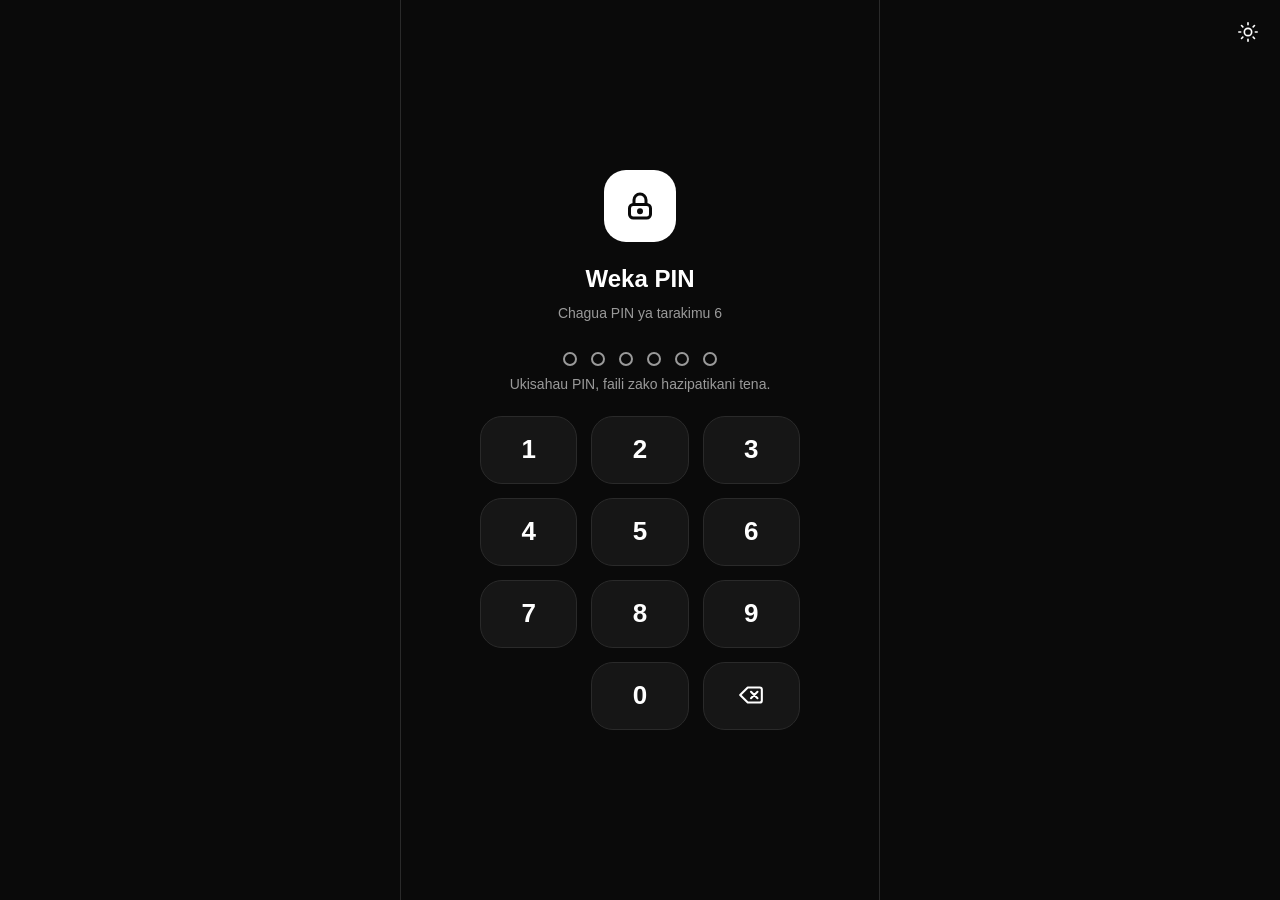
<file: index.html>
<!DOCTYPE html>
<html lang="sw" data-theme="dark">
<head>
  <meta charset="UTF-8">
  <meta name="viewport" content="width=device-width, initial-scale=1, viewport-fit=cover, user-scalable=no">
  <meta name="mobile-web-app-capable" content="yes">
  <meta name="apple-mobile-web-app-capable" content="yes">
  <meta name="apple-mobile-web-app-status-bar-style" content="black-translucent">
  <title>Pro Private</title>
  <link rel="manifest" href="manifest.json">
  <link rel="apple-touch-icon" href="icons/icon-192.png">
  <link rel="stylesheet" href="css/theme-dark.css">
  <link rel="stylesheet" href="css/theme-light.css">
  <link rel="stylesheet" href="css/base.css">
  <script src="js/theme.js"></script>
</head>
<body>

  <main class="screen-center">
    <div class="splash-logo" aria-hidden="true">
      <svg viewBox="0 0 24 24" fill="none" stroke="currentColor" stroke-width="2" stroke-linecap="round" stroke-linejoin="round">
        <rect x="5" y="11" width="14" height="9" rx="2.5"></rect>
        <path d="M8 11V8a4 4 0 0 1 8 0v3"></path>
        <circle cx="12" cy="15.5" r="1"></circle>
      </svg>
    </div>
    <h1 class="app-title">Pro Private</h1>
    <p class="muted mt-8">Inafungua...</p>
    <a class="muted mt-24" href="pin.html">Haifunguki? Bonyeza hapa</a>
  </main>

  <style>
    .splash-logo {
      width: 84px;
      height: 84px;
      margin-bottom: 18px;
      border-radius: 26px;
      background: var(--accent);
      color: var(--accent-text);
      display: flex;
      align-items: center;
      justify-content: center;
      animation: splash-pop 0.5s ease both;
    }
    .splash-logo svg { width: 42px; height: 42px; }
    @keyframes splash-pop {
      from { opacity: 0; transform: scale(0.8); }
      to   { opacity: 1; transform: scale(1); }
    }
  </style>

  <script src="js/crypto.js"></script>
  <script>
    /* Mwelekeo: ana session -> vault, hana -> pin */
    (function () {
      function go(u) { setTimeout(function () { location.replace(u); }, 450); }
      if (!window.crypto || !window.crypto.subtle) { go('pin.html'); return; }
      PPCrypto.getSessionKey().then(
        function (k) { go(k ? 'vault.html' : 'pin.html'); },
        function () { go('pin.html'); }
      );
    })();
  </script>
  <script src="js/app.js"></script>
</body>
</html>
</file>
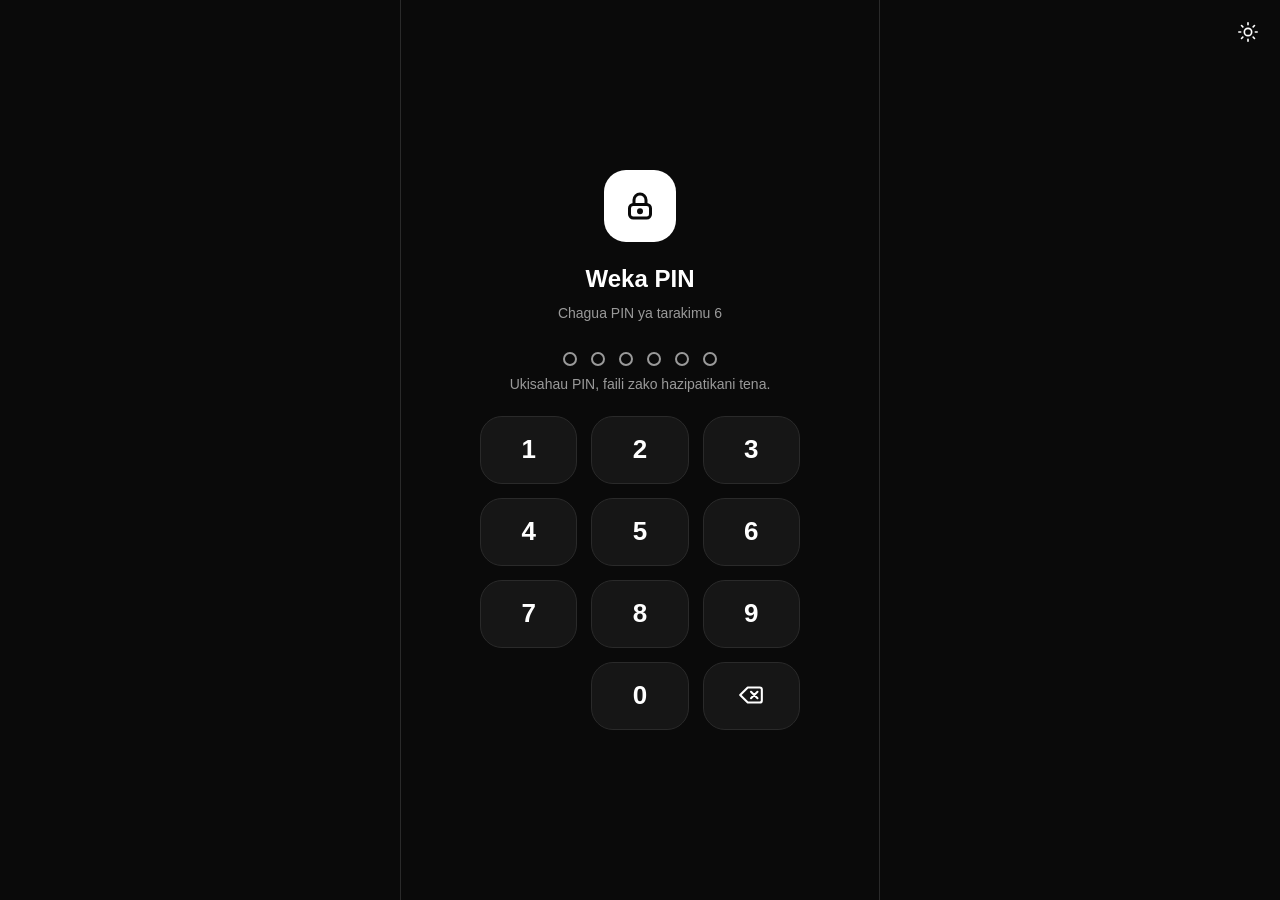
<file: pin.html>
<!DOCTYPE html>
<html lang="sw" data-theme="dark">
<head>
  <meta charset="UTF-8">
  <meta name="viewport" content="width=device-width, initial-scale=1, viewport-fit=cover, user-scalable=no">
  <meta name="mobile-web-app-capable" content="yes">
  <meta name="apple-mobile-web-app-capable" content="yes">
  <meta name="apple-mobile-web-app-status-bar-style" content="black-translucent">
  <title>Pro Private</title>
  <link rel="manifest" href="manifest.json">
  <link rel="apple-touch-icon" href="icons/icon-192.png">
  <link rel="stylesheet" href="css/theme-dark.css">
  <link rel="stylesheet" href="css/theme-light.css">
  <link rel="stylesheet" href="css/base.css">
  <link rel="stylesheet" href="css/pin.css">
  <script src="js/theme.js"></script>
</head>
<body>

  <button class="icon-btn pin-theme" data-theme-toggle aria-label="Badili theme">☀️</button>

  <main class="screen-center">

    <div class="pin-logo" aria-hidden="true">
      <svg viewBox="0 0 24 24" fill="none" stroke="currentColor" stroke-width="2" stroke-linecap="round" stroke-linejoin="round">
        <rect x="5" y="11" width="14" height="9" rx="2.5"></rect>
        <path d="M8 11V8a4 4 0 0 1 8 0v3"></path>
        <circle cx="12" cy="15.5" r="1"></circle>
      </svg>
    </div>

    <h1 class="pin-title" id="pinTitle">Pro Private</h1>
    <p class="pin-sub" id="pinSub">Inapakia...</p>

    <div class="pin-dots" id="pinDots" aria-live="polite"></div>
    <p class="pin-msg" id="pinMsg"></p>

    <div class="pin-pad" id="pinPad">
      <button class="pin-key" data-key="1">1</button>
      <button class="pin-key" data-key="2">2</button>
      <button class="pin-key" data-key="3">3</button>
      <button class="pin-key" data-key="4">4</button>
      <button class="pin-key" data-key="5">5</button>
      <button class="pin-key" data-key="6">6</button>
      <button class="pin-key" data-key="7">7</button>
      <button class="pin-key" data-key="8">8</button>
      <button class="pin-key" data-key="9">9</button>
      <span class="pin-key ghost"></span>
      <button class="pin-key" data-key="0">0</button>
      <button class="pin-key" data-key="del" aria-label="Futa tarakimu">⌫</button>
    </div>

  </main>

  <script src="js/crypto.js"></script>
  <script src="js/pin.js"></script>
  <script src="js/app.js"></script>
</body>
</html>
</file>
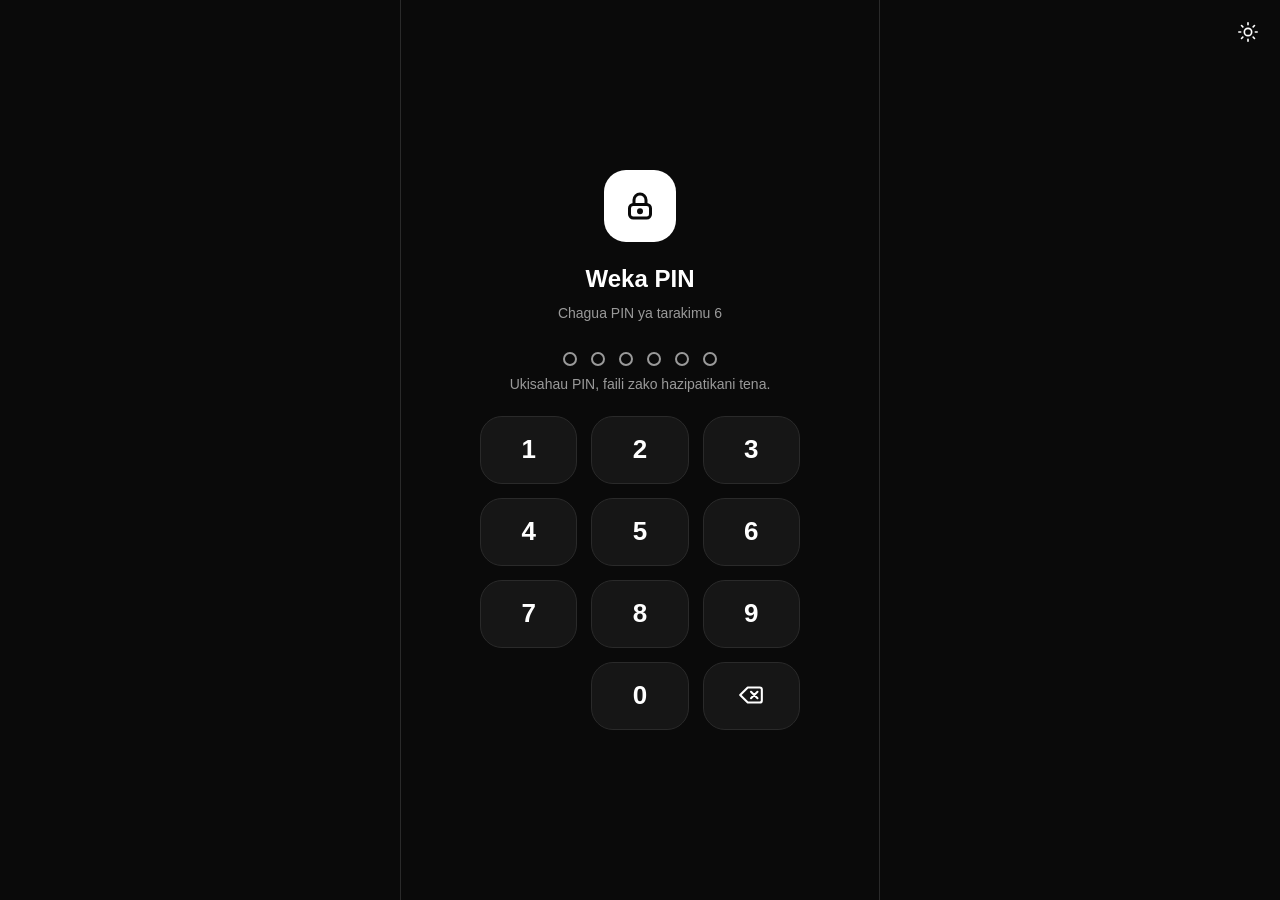
<file: player.html>
<!DOCTYPE html>
<html lang="sw" data-theme="dark">
<head>
  <meta charset="UTF-8">
  <meta name="viewport" content="width=device-width, initial-scale=1, viewport-fit=cover, user-scalable=no">
  <meta name="mobile-web-app-capable" content="yes">
  <meta name="apple-mobile-web-app-capable" content="yes">
  <meta name="apple-mobile-web-app-status-bar-style" content="black-translucent">
  <title>Pro Private</title>
  <link rel="manifest" href="manifest.json">
  <link rel="stylesheet" href="css/theme-dark.css">
  <link rel="stylesheet" href="css/theme-light.css">
  <link rel="stylesheet" href="css/base.css">
  <link rel="stylesheet" href="css/player.css">
  <script src="js/theme.js"></script>
</head>
<body class="player-page">

  <header class="app-header">
    <button class="icon-btn" id="backBtn" aria-label="Rudi">←</button>
    <h1 class="app-title">Muziki</h1>
    <div class="header-actions">
      <button class="icon-btn" data-theme-toggle aria-label="Badili theme">☀️</button>
      <button class="icon-btn" id="saveBtn" aria-label="Rudisha kwenye simu">⬇️</button>
    </div>
  </header>

  <main class="player-main">
    <div class="player-cover" aria-hidden="true">🎵</div>

    <h2 class="player-title" id="trackTitle">Inapakia...</h2>
    <p class="muted" id="trackCount"></p>

    <div class="seek">
      <input type="range" id="seek" min="0" max="1000" value="0" step="1" aria-label="Mahali pa wimbo">
      <div class="times"><span id="tCur">0:00</span><span id="tDur">0:00</span></div>
    </div>

    <div class="controls">
      <button class="ctrl" id="shuffleBtn" aria-label="Changanya">🔀</button>
      <button class="ctrl" id="prevBtn" aria-label="Iliyotangulia">⏮</button>
      <button class="ctrl big" id="playBtn" aria-label="Cheza">▶</button>
      <button class="ctrl" id="nextBtn" aria-label="Inayofuata">⏭</button>
      <button class="ctrl" id="repeatBtn" aria-label="Rudia">🔁</button>
    </div>
  </main>

  <audio id="audio" preload="auto"></audio>
  <div class="toast" id="toast"></div>

  <script src="js/crypto.js"></script>
  <script src="js/db.js"></script>
  <script src="js/media.js"></script>
  <script src="js/player.js"></script>
  <script src="js/app.js"></script>
</body>
</html>
</file>
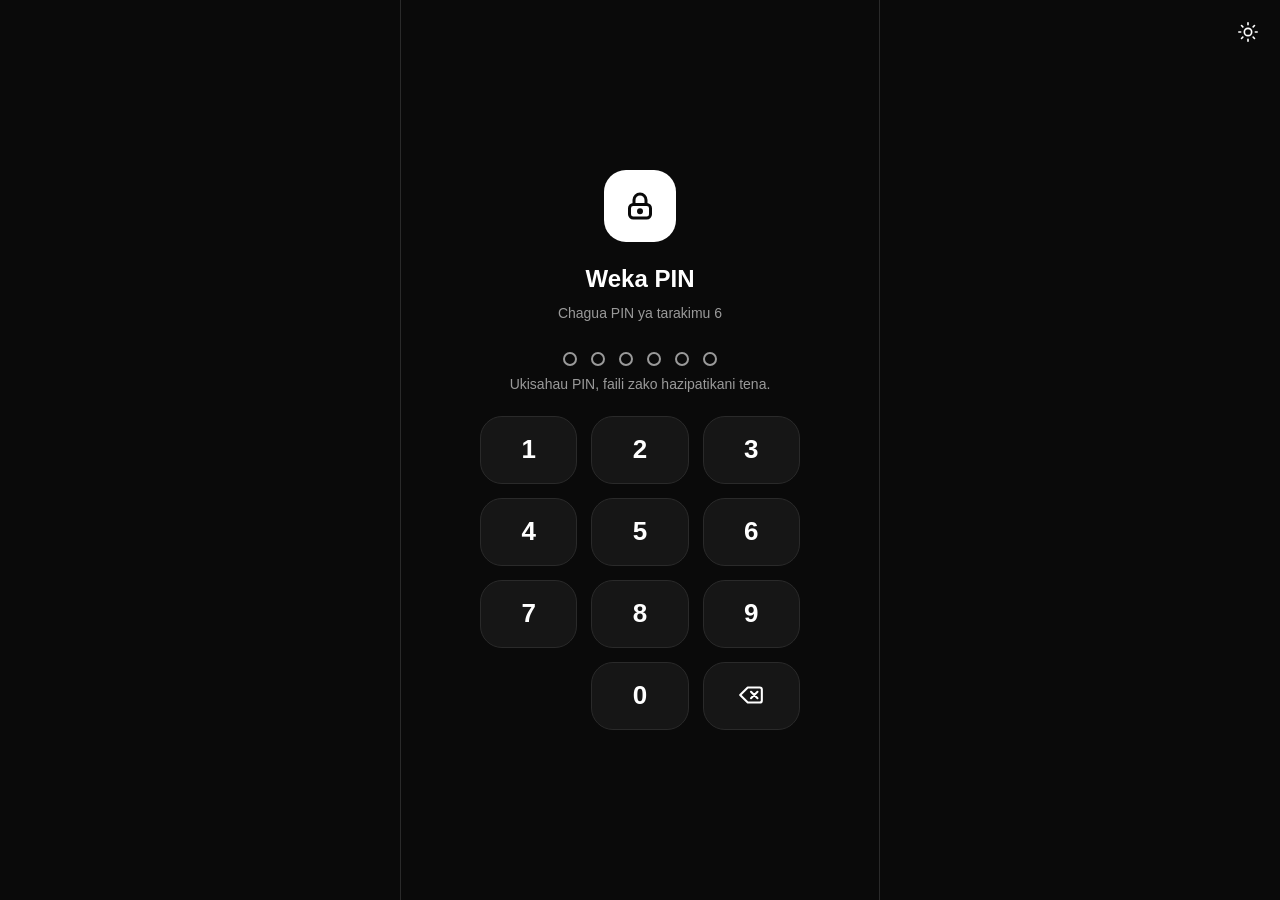
<file: settings.html>
<!DOCTYPE html>
<html lang="sw" data-theme="dark">
<head>
  <meta charset="UTF-8">
  <meta name="viewport" content="width=device-width, initial-scale=1, viewport-fit=cover, user-scalable=no">
  <meta name="mobile-web-app-capable" content="yes">
  <meta name="apple-mobile-web-app-capable" content="yes">
  <meta name="apple-mobile-web-app-status-bar-style" content="black-translucent">
  <title>Pro Private</title>
  <link rel="manifest" href="manifest.json">
  <link rel="apple-touch-icon" href="icons/icon-192.png">
  <link rel="stylesheet" href="css/theme-dark.css">
  <link rel="stylesheet" href="css/theme-light.css">
  <link rel="stylesheet" href="css/base.css">
  <link rel="stylesheet" href="css/settings.css">
  <link rel="stylesheet" href="css/polish.css">
  <script src="js/theme.js"></script>
</head>
<body>

  <header class="app-header">
    <h1 class="app-title">Settings</h1>
    <button class="icon-btn" id="lockBtn" aria-label="Funga app">🔒</button>
  </header>

  <main class="app-main">

    <!-- Muonekano -->
    <section class="card set-card">
      <h2>Muonekano</h2>
      <div class="row">
        <div>
          <strong>Theme</strong>
          <p class="muted">Nyeusi au nyeupe</p>
        </div>
        <button class="btn btn-outline" data-theme-toggle>☀️</button>
      </div>
    </section>

    <!-- Sakinisha -->
    <section class="card set-card" id="installCard">
      <h2>Sakinisha app</h2>
      <p class="muted" id="installHint"></p>
      <button class="btn btn-block mt-16" id="installBtn">⬇️ Sakinisha kama App</button>
    </section>

    <!-- Offline -->
    <section class="card set-card">
      <h2>Offline</h2>
      <p class="muted" id="offlineStatus">Inakagua...</p>
      <button class="btn btn-outline btn-block mt-16" id="refreshAppBtn">⬇️ Sasisha app (rekebisha offline)</button>
    </section>

    <!-- Usalama -->
    <section class="card set-card">
      <h2>Badili PIN</h2>
      <form id="pinForm" autocomplete="off">
        <label class="field">PIN ya sasa
          <input class="input" type="password" id="oldPin" inputmode="numeric" pattern="[0-9]*" maxlength="8" autocomplete="off">
        </label>
        <label class="field">PIN mpya (tarakimu 4 hadi 8)
          <input class="input" type="password" id="newPin" inputmode="numeric" pattern="[0-9]*" maxlength="8" autocomplete="off">
        </label>
        <label class="field">Rudia PIN mpya
          <input class="input" type="password" id="confPin" inputmode="numeric" pattern="[0-9]*" maxlength="8" autocomplete="off">
        </label>
        <button class="btn btn-block mt-16" type="submit">Hifadhi PIN mpya</button>
      </form>
    </section>

    <!-- Backup -->
    <section class="card set-card">
      <h2>Nakala (Backup)</h2>
      <p class="muted">Tengeneza nakala ya faili zote ili usizipoteze ukifuta data ya browser au ukibadili simu. Nakala inabaki imefungwa. Inafunguliwa kwa PIN ya wakati ilipotengenezwa.</p>
      <div class="btn-row mt-16">
        <button class="btn" id="exportBtn">⬇️ Tengeneza nakala</button>
        <button class="btn btn-outline" id="importBtn">⬆️ Rudisha nakala</button>
      </div>

      <form id="importForm" class="hidden mt-16" autocomplete="off">
        <p class="muted" id="importName"></p>
        <label class="field">PIN ya nakala hiyo
          <input class="input" type="password" id="importPin" inputmode="numeric" pattern="[0-9]*" maxlength="8" autocomplete="off">
        </label>
        <button class="btn btn-block mt-16" type="submit">Rudisha faili</button>
      </form>
    </section>

    <!-- Hifadhi -->
    <section class="card set-card">
      <h2>Hifadhi</h2>
      <p id="infoCount" class="muted">Inapakia...</p>
      <p id="infoStorage" class="muted"></p>
      <div class="usage-bar"><span id="usageFill"></span></div>
    </section>

    <!-- Mwongozo -->
    <section class="card set-card">
      <h2>Mwongozo</h2>

      <details>
        <summary>Jinsi ya kuficha jina la app</summary>
        <p class="muted">Android (Chrome): wakati wa kuinstall, jina linaonekana kwenye kisanduku. Libadilishe, mfano "Notes", kisha bonyeza Install. iPhone (Safari): kwenye Add to Home Screen, badilisha jina kabla ya kubonyeza Add.</p>
      </details>

      <details>
        <summary>Jinsi ya kuondoa picha asili kwenye gallery</summary>
        <p class="muted">App inatengeneza nakala iliyofungwa. Faili asili inabaki kwenye gallery mpaka uifute mwenyewe. Kwanza fungua faili ndani ya Pro Private uhakikishe linaonekana, kisha lifute kwenye gallery, kisha tupu pia "Recently deleted / Trash" ya gallery. Zima au angalia backup ya Google Photos/iCloud, kwa sababu nakala inaweza kuwa tayari imepanda huko.</p>
      </details>

      <details>
        <summary>Jinsi ya kurudisha faili kwenye simu</summary>
        <p class="muted">Fungua picha, video au wimbo, kisha bonyeza kitufe cha ⬇️. Chagua "Save" kwenye menyu inayotokea, au itaingia kwenye folder la Downloads.</p>
      </details>

      <details>
        <summary>Nikisahau PIN?</summary>
        <p class="muted">Hakuna njia ya kuirudisha. Hilo ndilo linalolinda faili zako. Ukiwa na nakala (backup) na ukaikumbuka PIN ya wakati wa nakala hiyo, unaweza kuirudisha kwenye usakinishaji mpya.</p>
      </details>
    </section>

    <!-- Hatari -->
    <section class="card set-card danger">
      <h2>Futa data zote</h2>
      <p class="muted">Hufuta faili zote na PIN kwenye simu hii. Hili halirudishwi, isipokuwa kama una nakala (backup).</p>
      <form id="wipeForm" class="mt-16" autocomplete="off">
        <label class="field">Weka PIN yako kuthibitisha
          <input class="input" type="password" id="wipePin" inputmode="numeric" pattern="[0-9]*" maxlength="8" autocomplete="off">
        </label>
        <button class="btn btn-danger btn-block mt-16" type="submit">Futa data zote</button>
      </form>
    </section>

    <p class="muted center mt-24">Pro Private</p>
  </main>

  <input type="file" id="importInput" hidden>

  <div class="progress-overlay hidden" id="progress">
    <div class="progress-card">
      <div class="spinner"></div>
      <p id="progressText">Tafadhali subiri...</p>
    </div>
  </div>

  <div class="toast" id="toast"></div>

  <nav class="bottom-nav">
    <a href="vault.html#photo"><span class="nav-icon">🖼️</span>Picha</a>
    <a href="vault.html#video"><span class="nav-icon">🎬</span>Video</a>
    <a href="vault.html#audio"><span class="nav-icon">🎵</span>Muziki</a>
    <a href="settings.html" class="active"><span class="nav-icon">⚙️</span>Settings</a>
  </nav>

  <script src="js/crypto.js"></script>
  <script src="js/db.js"></script>
  <script src="js/backup.js"></script>
  <script src="js/settings.js"></script>
  <script src="js/app.js"></script>
</body>
</html>
</file>
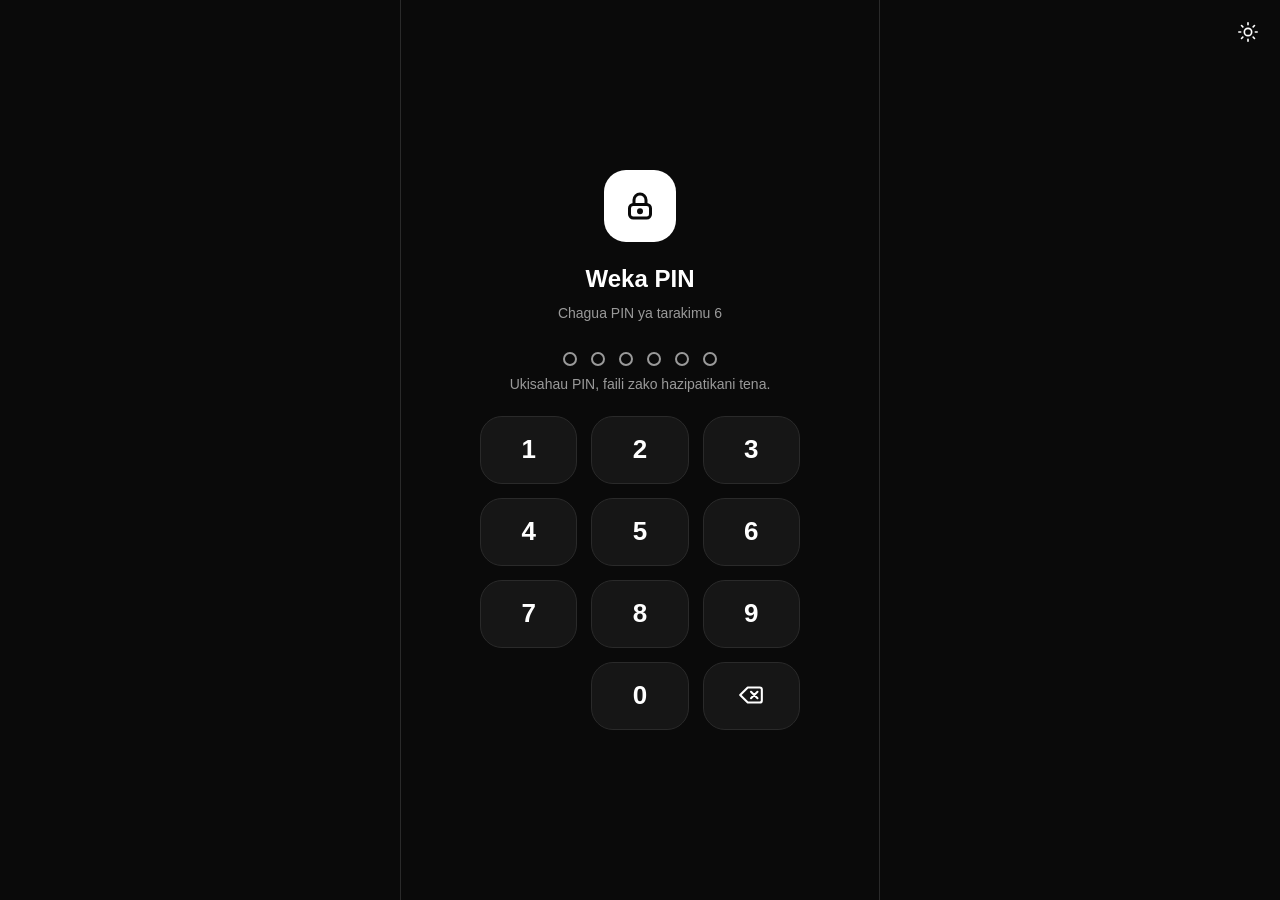
<file: vault.html>
<!DOCTYPE html>
<html lang="sw" data-theme="dark">
<head>
  <meta charset="UTF-8">
  <meta name="viewport" content="width=device-width, initial-scale=1, viewport-fit=cover, user-scalable=no, interactive-widget=resizes-content">
  <meta name="mobile-web-app-capable" content="yes">
  <meta name="apple-mobile-web-app-capable" content="yes">
  <meta name="apple-mobile-web-app-status-bar-style" content="black-translucent">
  <title>Pro Private</title>
  <link rel="manifest" href="manifest.json">
  <link rel="apple-touch-icon" href="icons/icon-192.png">
  <link rel="stylesheet" href="css/theme-dark.css">
  <link rel="stylesheet" href="css/theme-light.css">
  <link rel="stylesheet" href="css/base.css">
  <link rel="stylesheet" href="css/vault.css">
  <link rel="stylesheet" href="css/polish.css">
  <link rel="stylesheet" href="css/music-plus.css">
  <link rel="stylesheet" href="css/video-pro.css">
  <script src="js/theme.js"></script>
</head>
<body>

  <header class="app-header">
    <h1 class="app-title">Pro Private</h1>
    <div class="header-actions">
      <button class="icon-btn" data-theme-toggle aria-label="Badili theme">☀️</button>
      <button class="icon-btn" id="lockBtn" aria-label="Funga app">🔒</button>
    </div>
  </header>

  <!-- Upau wa kuchagua (unaonekana ukibonyeza kwa muda mrefu) -->
  <div class="select-bar hidden" id="selectBar">
    <button class="icon-btn" id="selCancel" aria-label="Ghairi">✕</button>
    <span id="selCount">0 zimechaguliwa</span>
    <button class="icon-btn" id="selDelete" aria-label="Futa">🗑️</button>
  </div>

  <main class="app-main">
    <div class="section-head">
      <h2 id="sectionTitle">Picha</h2>
      <span class="muted" id="sectionCount"></span>
    </div>

    <!-- Tafuta muziki (inaonekana kwenye tabo ya Muziki tu) -->
    <div class="search-wrap hidden" id="searchWrap">
      <div class="search-bar">
        <svg class="search-ico" viewBox="0 0 24 24" width="20" height="20" fill="none" stroke="currentColor" stroke-width="2" stroke-linecap="round" stroke-linejoin="round" aria-hidden="true"><circle cx="11" cy="11" r="7"/><path d="m21 21-4.3-4.3"/></svg>
        <input type="text" id="searchInput" inputmode="search" enterkeyhint="search" placeholder="Tafuta wimbo au msanii..." autocomplete="off" autocapitalize="off" autocorrect="off" spellcheck="false" aria-label="Tafuta wimbo au msanii">
        <button type="button" class="search-clear hidden" id="searchClear" aria-label="Futa maandishi">✕</button>
      </div>
      <p class="muted search-info hidden" id="searchInfo"></p>
    </div>
    <section id="content"></section>
  </main>

  <button class="fab" id="addBtn" aria-label="Ongeza faili" aria-haspopup="true">
    <svg class="fab-plus" viewBox="0 0 24 24" width="28" height="28" fill="none" stroke="currentColor" stroke-width="2.4" stroke-linecap="round" aria-hidden="true"><path d="M12 5v14M5 12h14"/></svg>
  </button>

  <!-- Menyu ya kuongeza faili -->
  <div class="add-sheet" id="addSheet" aria-hidden="true">
    <div class="add-backdrop" data-close></div>
    <div class="add-panel" role="dialog" aria-label="Ongeza faili">
      <div class="add-grip"></div>
      <div class="add-head">
        <div>
          <h3>Ongeza faili</h3>
          <p class="muted">Chagua aina ya faili la kuficha</p>
        </div>
        <button class="icon-btn" data-close aria-label="Funga">✕</button>
      </div>
      <div class="add-options">
        <button class="add-opt" data-add="photo">
          <span class="add-ico add-photo">🖼️</span>
          <span class="add-txt"><strong>Picha</strong><small>JPG, PNG, WEBP...</small></span>
        </button>
        <button class="add-opt" data-add="video">
          <span class="add-ico add-video">🎬</span>
          <span class="add-txt"><strong>Video</strong><small>MP4, MKV, WEBM...</small></span>
        </button>
        <button class="add-opt" data-add="audio">
          <span class="add-ico add-audio">🎵</span>
          <span class="add-txt"><strong>Muziki</strong><small>MP3, M4A, WAV...</small></span>
        </button>
      </div>
      <p class="muted add-note">Unaweza kuchagua faili nyingi kwa pamoja. Faili kubwa kuliko 50 MB zinachukua nafasi nyingi.</p>
    </div>
  </div>

  <nav class="bottom-nav">
    <button data-tab="photo" class="active"><span class="nav-icon">🖼️</span>Picha</button>
    <button data-tab="video"><span class="nav-icon">🎬</span>Video</button>
    <button data-tab="audio"><span class="nav-icon">🎵</span>Muziki</button>
    <a href="settings.html"><span class="nav-icon">⚙️</span>Settings</a>
  </nav>

  <input type="file" id="fileInput" multiple hidden>

  <div class="progress-overlay hidden" id="progress">
    <div class="progress-card">
      <div class="spinner"></div>
      <p id="progressText">Inaficha...</p>
      <p class="muted" id="progressName"></p>
    </div>
  </div>

  <div class="toast" id="toast"></div>

  <script src="js/crypto.js"></script>
  <script src="js/db.js"></script>
  <script src="js/songname.js"></script>
  <script src="js/vault.js"></script>
  <script src="js/app.js"></script>
</body>
</html>
</file>
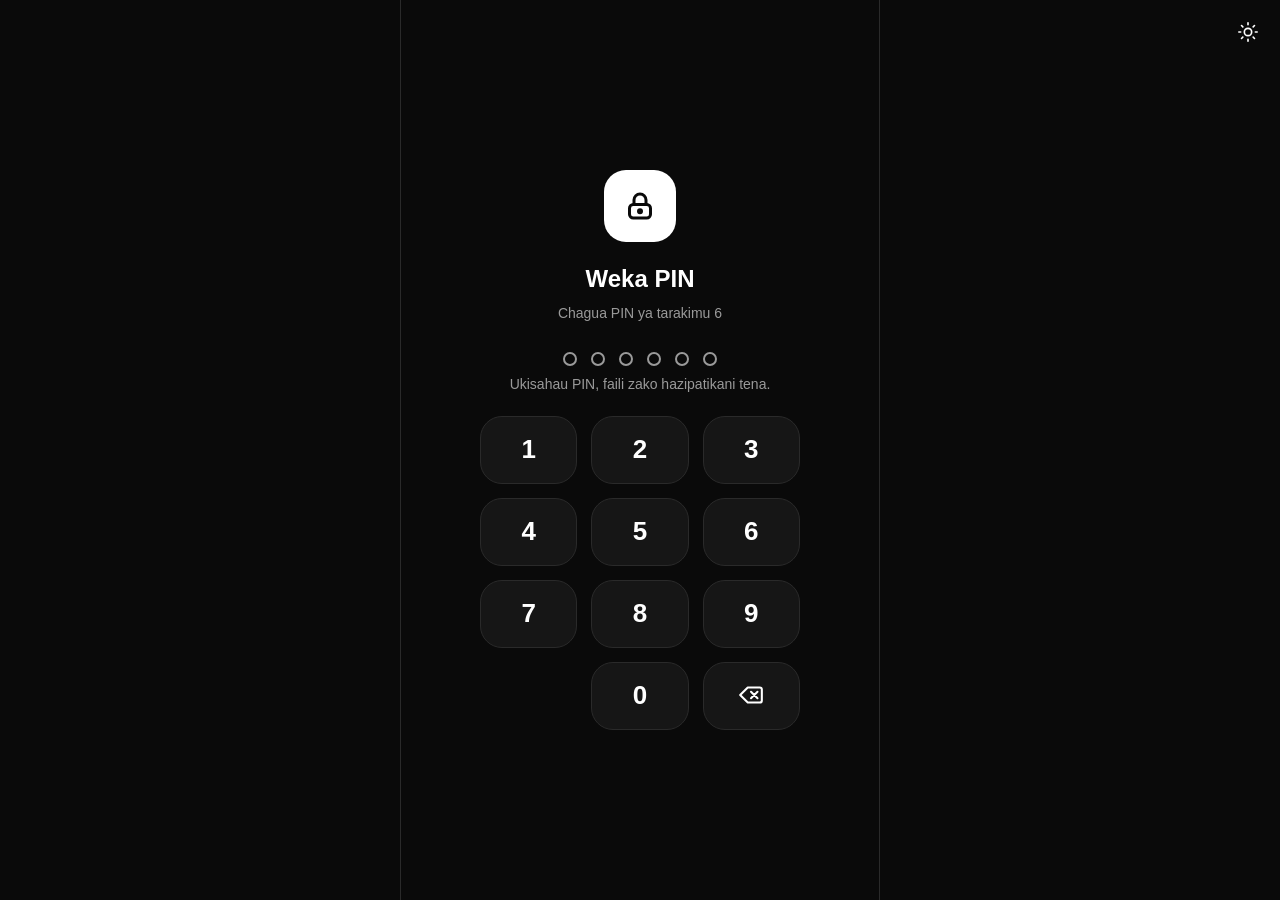
<file: viewer.html>
<!DOCTYPE html>
<html lang="sw" data-theme="dark">
<head>
  <meta charset="UTF-8">
  <meta name="viewport" content="width=device-width, initial-scale=1, viewport-fit=cover, user-scalable=no">
  <meta name="mobile-web-app-capable" content="yes">
  <meta name="apple-mobile-web-app-capable" content="yes">
  <meta name="apple-mobile-web-app-status-bar-style" content="black-translucent">
  <title>Pro Private</title>
  <link rel="manifest" href="manifest.json">
  <link rel="stylesheet" href="css/theme-dark.css">
  <link rel="stylesheet" href="css/theme-light.css">
  <link rel="stylesheet" href="css/base.css">
  <link rel="stylesheet" href="css/viewer.css">
  <script src="js/theme.js"></script>
</head>
<body class="viewer-page">

  <div class="viewer-top">
    <button class="icon-btn" id="backBtn" aria-label="Rudi">←</button>
    <div class="viewer-title" id="viewTitle"></div>
    <span class="viewer-count" id="viewCount"></span>
    <button class="icon-btn" id="saveBtn" aria-label="Rudisha kwenye simu">⬇️</button>
    <button class="icon-btn" id="delBtn" aria-label="Futa">🗑️</button>
  </div>

  <div class="stage" id="stage"></div>

  <button class="nav-arrow left hidden" id="prevBtn" aria-label="Iliyotangulia">‹</button>
  <button class="nav-arrow right hidden" id="nextBtn" aria-label="Inayofuata">›</button>

  <div class="toast" id="toast"></div>

  <script src="js/crypto.js"></script>
  <script src="js/db.js"></script>
  <script src="js/media.js"></script>
  <script src="js/viewer.js"></script>
  <script src="js/app.js"></script>
</body>
</html>
</file>
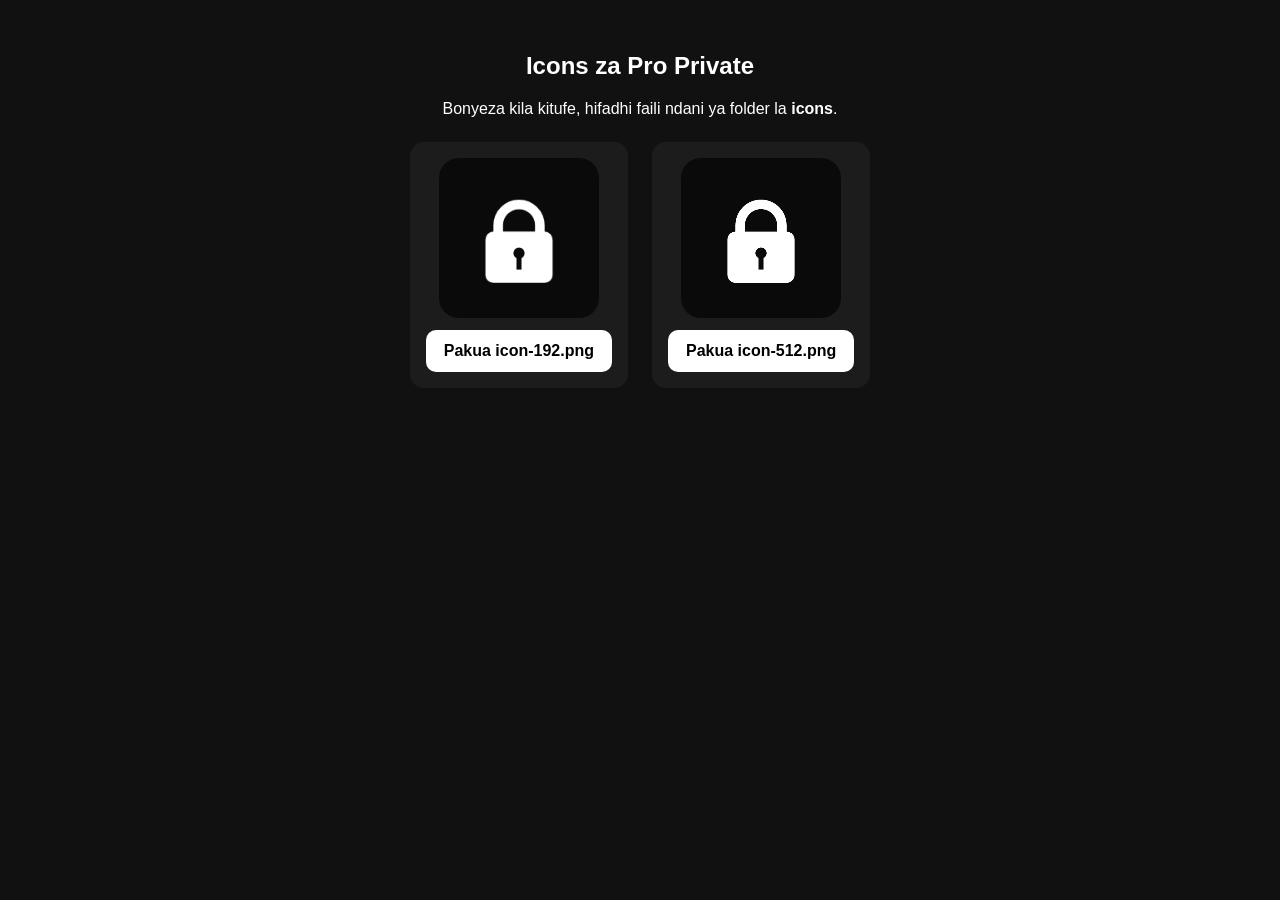
<file: icons/make-icons.html>
<!DOCTYPE html>
<html lang="sw">
<head>
  <meta charset="UTF-8">
  <meta name="viewport" content="width=device-width, initial-scale=1">
  <title>Tengeneza Icons</title>
  <style>
    body { font-family: Arial, sans-serif; background: #111; color: #fff; text-align: center; padding: 24px; }
    .row { display: flex; gap: 24px; justify-content: center; flex-wrap: wrap; margin-top: 24px; }
    .box { background: #1c1c1c; padding: 16px; border-radius: 14px; }
    canvas { width: 160px; height: 160px; border-radius: 20px; display: block; margin: 0 auto 12px; }
    a { display: inline-block; padding: 12px 18px; background: #fff; color: #000; border-radius: 10px; text-decoration: none; font-weight: bold; }
  </style>
</head>
<body>
  <h2>Icons za Pro Private</h2>
  <p>Bonyeza kila kitufe, hifadhi faili ndani ya folder la <b>icons</b>.</p>
  <div class="row">
    <div class="box"><canvas id="p192"></canvas><a id="d192" download="icon-192.png">Pakua icon-192.png</a></div>
    <div class="box"><canvas id="p512"></canvas><a id="d512" download="icon-512.png">Pakua icon-512.png</a></div>
  </div>

  <script>
    function draw(size) {
      var c = document.createElement('canvas');
      c.width = c.height = size;
      var x = c.getContext('2d');
      var s = size;

      x.fillStyle = '#0a0a0a';
      x.fillRect(0, 0, s, s);

      var bw = s * 0.42, bh = s * 0.32, bx = (s - bw) / 2, by = s * 0.46, r = s * 0.05;

      // mwili wa kufuli
      x.fillStyle = '#ffffff';
      x.beginPath();
      x.moveTo(bx + r, by);
      x.arcTo(bx + bw, by, bx + bw, by + bh, r);
      x.arcTo(bx + bw, by + bh, bx, by + bh, r);
      x.arcTo(bx, by + bh, bx, by, r);
      x.arcTo(bx, by, bx + bw, by, r);
      x.closePath();
      x.fill();

      // kitanzi
      x.strokeStyle = '#ffffff';
      x.lineWidth = s * 0.06;
      x.lineCap = 'butt';
      x.beginPath();
      x.moveTo(s * 0.37, by + 2);
      x.lineTo(s * 0.37, s * 0.42);
      x.arc(s / 2, s * 0.42, s * 0.13, Math.PI, 0, false);
      x.lineTo(s * 0.63, by + 2);
      x.stroke();

      // tundu la ufunguo
      var kr = s * 0.035, cx = s / 2, cy = by + bh * 0.42;
      x.fillStyle = '#0a0a0a';
      x.beginPath();
      x.arc(cx, cy, kr, 0, Math.PI * 2);
      x.fill();
      x.fillRect(cx - kr * 0.45, cy, kr * 0.9, bh * 0.32);

      return c;
    }

    function setup(size, canvasId, linkId) {
      var big = draw(size);
      var prev = document.getElementById(canvasId);
      prev.width = prev.height = size;
      prev.getContext('2d').drawImage(big, 0, 0);
      big.toBlob(function (blob) {
        document.getElementById(linkId).href = URL.createObjectURL(blob);
      }, 'image/png');
    }

    setup(192, 'p192', 'd192');
    setup(512, 'p512', 'd512');
  </script>
</body>
</html>
</file>
<file: css/theme-dark.css>
/* Pro Private - Theme NYEUSI */
:root,
:root[data-theme="dark"] {
  --bg: #0a0a0a;
  --bg-elevated: #121212;
  --card: #161616;
  --card-hover: #1e1e1e;
  --border: #2a2a2a;
  --text: #ffffff;
  --text-muted: #9a9a9a;
  --accent: #ffffff;
  --accent-text: #0a0a0a;
  --danger: #ff5a5a;
  --overlay: rgba(0, 0, 0, 0.75);
  --shadow: 0 6px 24px rgba(0, 0, 0, 0.6);
  color-scheme: dark;
}
</file>
<file: css/theme-light.css>
/* Pro Private - Theme NYEUPE */
:root[data-theme="light"] {
  --bg: #ffffff;
  --bg-elevated: #f7f7f7;
  --card: #f2f2f2;
  --card-hover: #e8e8e8;
  --border: #dcdcdc;
  --text: #0a0a0a;
  --text-muted: #6b6b6b;
  --accent: #0a0a0a;
  --accent-text: #ffffff;
  --danger: #d93025;
  --overlay: rgba(255, 255, 255, 0.85);
  --shadow: 0 6px 24px rgba(0, 0, 0, 0.12);
  color-scheme: light;
}
</file>
<file: css/base.css>
/* Pro Private - base.css (mobile-first) */

*,
*::before,
*::after {
  box-sizing: border-box;
  -webkit-tap-highlight-color: transparent;
}

html {
  -webkit-text-size-adjust: 100%;
  text-size-adjust: 100%;
}

html,
body {
  margin: 0;
  padding: 0;
  min-height: 100%;
  background: var(--bg);
  color: var(--text);
  font-family: -apple-system, BlinkMacSystemFont, "Segoe UI", Roboto, "Helvetica Neue", Arial, sans-serif;
  font-size: 16px;
  line-height: 1.45;
  overscroll-behavior: none;
  -webkit-font-smoothing: antialiased;
  transition: background 0.25s ease, color 0.25s ease;
}

body {
  min-height: 100vh;
  min-height: 100dvh;
  display: flex;
  flex-direction: column;
  padding-top: env(safe-area-inset-top);
  padding-left: env(safe-area-inset-left);
  padding-right: env(safe-area-inset-right);
  touch-action: manipulation;
  -webkit-user-select: none;
  user-select: none;
}

img,
video { max-width: 100%; display: block; }
h1, h2, h3, p { margin: 0; }
a { color: inherit; text-decoration: none; }

/* ---------- Layout ---------- */
.app-header {
  position: sticky;
  top: 0;
  z-index: 20;
  display: flex;
  align-items: center;
  justify-content: space-between;
  gap: 12px;
  padding: 14px 16px;
  background: var(--bg);
  border-bottom: 1px solid var(--border);
}

.app-title { font-size: 20px; font-weight: 700; letter-spacing: 0.3px; }

.app-main {
  flex: 1;
  padding: 16px;
  padding-bottom: calc(84px + env(safe-area-inset-bottom));
}

.screen-center {
  flex: 1;
  display: flex;
  flex-direction: column;
  align-items: center;
  justify-content: center;
  padding: 24px 16px;
  text-align: center;
}

/* ---------- Buttons ---------- */
.btn {
  display: inline-flex;
  align-items: center;
  justify-content: center;
  gap: 8px;
  min-height: 48px;
  padding: 0 22px;
  border: 1px solid var(--accent);
  border-radius: 14px;
  background: var(--accent);
  color: var(--accent-text);
  font-size: 16px;
  font-weight: 600;
  font-family: inherit;
  cursor: pointer;
  transition: transform 0.12s ease, opacity 0.2s ease;
}
.btn:active { transform: scale(0.97); opacity: 0.9; }
.btn-outline { background: transparent; color: var(--text); border-color: var(--border); }
.btn-danger { background: transparent; color: var(--danger); border-color: var(--danger); }
.btn-block { width: 100%; }

.icon-btn {
  display: inline-flex;
  align-items: center;
  justify-content: center;
  width: 48px;
  height: 48px;
  border: none;
  border-radius: 50%;
  background: transparent;
  color: var(--text);
  font-size: 22px;
  cursor: pointer;
}
.icon-btn:active { background: var(--card-hover); }

/* ---------- Cards & lists ---------- */
.card {
  background: var(--card);
  border: 1px solid var(--border);
  border-radius: 16px;
  padding: 16px;
}

.list-item {
  display: flex;
  align-items: center;
  gap: 12px;
  min-height: 56px;
  padding: 10px 14px;
  background: var(--card);
  border: 1px solid var(--border);
  border-radius: 14px;
  margin-bottom: 10px;
}
.list-item:active { background: var(--card-hover); }

.muted { color: var(--text-muted); font-size: 14px; }

/* ---------- Bottom navigation ---------- */
.bottom-nav {
  position: fixed;
  left: 0;
  right: 0;
  bottom: 0;
  z-index: 30;
  display: flex;
  justify-content: space-around;
  background: var(--bg-elevated);
  border-top: 1px solid var(--border);
  padding-bottom: env(safe-area-inset-bottom);
}

.bottom-nav a,
.bottom-nav button {
  flex: 1;
  display: flex;
  flex-direction: column;
  align-items: center;
  justify-content: center;
  gap: 2px;
  min-height: 60px;
  border: none;
  background: transparent;
  color: var(--text-muted);
  font-size: 12px;
  font-family: inherit;
  cursor: pointer;
}
.bottom-nav .nav-icon { font-size: 22px; line-height: 1; }
.bottom-nav .active { color: var(--text); font-weight: 700; }

/* ---------- Floating "+" button ---------- */
.fab {
  position: fixed;
  right: 18px;
  bottom: calc(78px + env(safe-area-inset-bottom));
  z-index: 40;
  width: 58px;
  height: 58px;
  border: none;
  border-radius: 50%;
  background: var(--accent);
  color: var(--accent-text);
  font-size: 30px;
  line-height: 1;
  box-shadow: var(--shadow);
  cursor: pointer;
}
.fab:active { transform: scale(0.94); }

/* ---------- Inputs ---------- */
.input {
  width: 100%;
  min-height: 48px;
  padding: 0 14px;
  border: 1px solid var(--border);
  border-radius: 12px;
  background: var(--card);
  color: var(--text);
  font-size: 16px;
  font-family: inherit;
  -webkit-user-select: text;
  user-select: text;
}
.input:focus { outline: 2px solid var(--accent); outline-offset: 1px; }

/* ---------- Privacy blur (recent apps) ---------- */
body.is-hidden > * { filter: blur(24px); pointer-events: none; }
body.is-hidden::after {
  content: "";
  position: fixed;
  inset: 0;
  background: var(--bg);
  z-index: 9999;
}

/* ---------- Utility ---------- */
.hidden { display: none !important; }
.center { text-align: center; }
.mt-8 { margin-top: 8px; }
.mt-16 { margin-top: 16px; }
.mt-24 { margin-top: 24px; }

/* Desktop: weka app katikati kama simu */
@media (min-width: 700px) {
  body {
    max-width: 480px;
    margin: 0 auto;
    border-left: 1px solid var(--border);
    border-right: 1px solid var(--border);
  }
  .bottom-nav { max-width: 480px; margin: 0 auto; }
}
</file>
<file: css/pin.css>
/* Pro Private - pin.css */

.pin-theme {
  position: fixed;
  top: calc(env(safe-area-inset-top) + 8px);
  right: 8px;
  z-index: 50;
}

.pin-logo {
  width: 72px;
  height: 72px;
  border-radius: 22px;
  background: var(--accent);
  color: var(--accent-text);
  display: flex;
  align-items: center;
  justify-content: center;
  margin-bottom: 20px;
}

.pin-logo svg {
  width: 36px;
  height: 36px;
}

.pin-title {
  font-size: 24px;
  font-weight: 700;
}

.pin-sub {
  margin-top: 6px;
  min-height: 20px;
  color: var(--text-muted);
  font-size: 14px;
}

/* ---------- Nukta za PIN ---------- */
.pin-dots {
  display: flex;
  gap: 14px;
  margin: 28px 0 8px;
}

.pin-dot {
  width: 14px;
  height: 14px;
  border-radius: 50%;
  border: 2px solid var(--text-muted);
  transition: background 0.15s ease, transform 0.15s ease, border-color 0.15s ease;
}

.pin-dot.filled {
  background: var(--text);
  border-color: var(--text);
  transform: scale(1.1);
}

.pin-dots.error .pin-dot {
  background: var(--danger);
  border-color: var(--danger);
}

.pin-dots.shake {
  animation: pin-shake 0.4s ease;
}

@keyframes pin-shake {
  0%, 100% { transform: translateX(0); }
  20%      { transform: translateX(-10px); }
  40%      { transform: translateX(10px); }
  60%      { transform: translateX(-8px); }
  80%      { transform: translateX(8px); }
}

/* ---------- Ujumbe ---------- */
.pin-msg {
  min-height: 22px;
  max-width: 300px;
  font-size: 14px;
  color: var(--danger);
}

.pin-msg.info {
  color: var(--text-muted);
}

/* ---------- Keypad ---------- */
.pin-pad {
  display: grid;
  grid-template-columns: repeat(3, 1fr);
  gap: 14px;
  width: 100%;
  max-width: 320px;
  margin-top: 20px;
}

.pin-key {
  height: 68px;
  border: 1px solid var(--border);
  border-radius: 22px;
  background: var(--card);
  color: var(--text);
  font-family: inherit;
  font-size: 26px;
  font-weight: 600;
  cursor: pointer;
  transition: transform 0.1s ease, background 0.1s ease, color 0.1s ease;
}

.pin-key:active {
  transform: scale(0.94);
  background: var(--accent);
  color: var(--accent-text);
}

.pin-key.ghost {
  border: none;
  background: transparent;
  pointer-events: none;
}

.pin-pad.disabled .pin-key {
  opacity: 0.4;
  pointer-events: none;
}

/* Simu ndogo zenye urefu mfupi */
@media (max-height: 680px) {
  .pin-logo { display: none; }
  .pin-key { height: 58px; font-size: 24px; }
  .pin-dots { margin-top: 20px; }
}
</file>
<file: css/player.css>
/* Pro Private - player.css */

.header-actions {
  display: flex;
  align-items: center;
}

.player-main {
  flex: 1;
  display: flex;
  flex-direction: column;
  align-items: center;
  justify-content: center;
  gap: 6px;
  padding: 16px 24px calc(24px + env(safe-area-inset-bottom));
}

.player-cover {
  width: min(76vw, 320px);
  aspect-ratio: 1 / 1;
  margin-bottom: 18px;
  border-radius: 28px;
  background: var(--card);
  border: 1px solid var(--border);
  box-shadow: var(--shadow);
  display: flex;
  align-items: center;
  justify-content: center;
  font-size: 96px;
}

.player-title {
  max-width: 100%;
  font-size: 20px;
  font-weight: 700;
  text-align: center;
  word-break: break-word;
  display: -webkit-box;
 -webkit-line-clamp: 2;
  line-clamp: 2;
  -webkit-box-orient: vertical;
  overflow: hidden;
}

/* ---------- Seek ---------- */
.seek {
  width: 100%;
  max-width: 360px;
  margin-top: 18px;
}

.seek input[type="range"] {
  width: 100%;
  height: 28px;
  margin: 0;
  accent-color: var(--accent);
  cursor: pointer;
}

.times {
  display: flex;
  justify-content: space-between;
  font-size: 13px;
  color: var(--text-muted);
}

/* ---------- Vitufe ---------- */
.controls {
  display: flex;
  align-items: center;
  justify-content: center;
  gap: 10px;
  margin-top: 14px;
}

.ctrl {
  width: 52px;
  height: 52px;
  border: none;
  border-radius: 50%;
  background: transparent;
  color: var(--text);
  font-size: 22px;
  cursor: pointer;
  opacity: 0.5;
  transition: transform 0.1s ease, opacity 0.2s ease;
}

.ctrl:active { transform: scale(0.92); }

#prevBtn,
#nextBtn {
  opacity: 1;
  font-size: 26px;
}

.ctrl.on { opacity: 1; }

.ctrl.big {
  width: 76px;
  height: 76px;
  opacity: 1;
  background: var(--accent);
  color: var(--accent-text);
  font-size: 30px;
  box-shadow: var(--shadow);
}

/* ---------- Toast ---------- */
.toast {
  position: fixed;
  left: 16px;
  right: 16px;
  bottom: calc(24px + env(safe-area-inset-bottom));
  z-index: 90;
  max-width: 420px;
  margin: 0 auto;
  padding: 12px 16px;
  border-radius: 14px;
  background: var(--accent);
  color: var(--accent-text);
  font-size: 14px;
  text-align: center;
  opacity: 0;
  pointer-events: none;
  transform: translateY(8px);
  transition: opacity 0.25s ease, transform 0.25s ease;
}

.toast.show {
  opacity: 1;
  transform: translateY(0);
}

@media (max-height: 640px) {
  .player-cover { width: min(52vw, 220px); font-size: 64px; margin-bottom: 8px; }
}
</file>
<file: css/settings.css>
/* Pro Private - settings.css */

.set-card {
  margin-bottom: 14px;
}

.set-card h2 {
  margin-bottom: 10px;
  font-size: 17px;
}

.row {
  display: flex;
  align-items: center;
  justify-content: space-between;
  gap: 12px;
}

.field {
  display: block;
  margin-top: 12px;
  font-size: 14px;
  color: var(--text-muted);
}

.field .input {
  margin-top: 6px;
  letter-spacing: 4px;
}

.btn-row {
  display: flex;
  flex-wrap: wrap;
  gap: 10px;
}

.btn-row .btn {
  flex: 1 1 140px;
}

details {
  border-top: 1px solid var(--border);
  padding: 4px 0;
}

details:first-of-type {
  border-top: none;
}

summary {
  display: flex;
  align-items: center;
  min-height: 48px;
  font-weight: 600;
  cursor: pointer;
}

details p {
  padding-bottom: 12px;
  line-height: 1.5;
}

.danger {
  border-color: var(--danger);
}

.danger h2 {
  color: var(--danger);
}

/* ---------- Progress ---------- */
.progress-overlay {
  position: fixed;
  inset: 0;
  z-index: 100;
  display: flex;
  align-items: center;
  justify-content: center;
  padding: 24px;
  background: var(--overlay);
}

.progress-card {
  width: 100%;
  max-width: 300px;
  padding: 24px;
  border-radius: 18px;
  background: var(--card);
  border: 1px solid var(--border);
  text-align: center;
  box-shadow: var(--shadow);
}

.progress-card p {
  margin-top: 12px;
}

.spinner {
  width: 34px;
  height: 34px;
  margin: 0 auto;
  border: 3px solid var(--border);
  border-top-color: var(--accent);
  border-radius: 50%;
  animation: set-spin 0.8s linear infinite;
}

@keyframes set-spin {
  to { transform: rotate(360deg); }
}

/* ---------- Toast ---------- */
.toast {
  position: fixed;
  left: 16px;
  right: 16px;
  bottom: calc(80px + env(safe-area-inset-bottom));
  z-index: 90;
  max-width: 420px;
  margin: 0 auto;
  padding: 12px 16px;
  border-radius: 14px;
  background: var(--accent);
  color: var(--accent-text);
  font-size: 14px;
  text-align: center;
  opacity: 0;
  pointer-events: none;
  transform: translateY(8px);
  transition: opacity 0.25s ease, transform 0.25s ease;
}

.toast.show {
  opacity: 1;
  transform: translateY(0);
}
</file>
<file: css/polish.css>
/* Pro Private - polish.css
   Inapakiwa MWISHO, inaongeza maboresho bila kubadilisha CSS nyingine. */

/* ---------- Picha: gap na kona za mviringo ---------- */
.photo-grid {
  gap: 8px;
}

.tile {
  border-radius: 12px;
}

.tile img {
  object-fit: cover;
}

/* ---------- Video: kadi za 16:9, picha ijaze bila black bars ---------- */
.video-grid {
  grid-template-columns: repeat(2, 1fr);
  gap: 10px;
}

.video-grid .tile {
  aspect-ratio: 16 / 9;
}

/* Kitufe cha play chenye blur */
.tile .play {
  width: 44px;
  height: 44px;
  margin: -22px 0 0 -22px;
  font-size: 16px;
  background: rgba(0, 0, 0, 0.35);
  border: 1px solid rgba(255, 255, 255, 0.28);
  -webkit-backdrop-filter: blur(8px);
  backdrop-filter: blur(8px);
}

.tile .dur {
  background: rgba(0, 0, 0, 0.5);
  -webkit-backdrop-filter: blur(6px);
  backdrop-filter: blur(6px);
}

/* ---------- Emoji za juu na chini: ukubwa sawa ---------- */
.icon-btn {
  width: 48px;
  height: 48px;
  font-size: 22px;
  line-height: 1;
}

.bottom-nav .nav-icon {
  display: flex;
  align-items: center;
  justify-content: center;
  width: 28px;
  height: 28px;
  font-size: 22px;
  line-height: 1;
}

/* ---------- Muziki: jina refu lisitoke nje ---------- */
.audio-info {
  min-width: 0;
}

.audio-name {
  white-space: nowrap;
  overflow: hidden;
  text-overflow: ellipsis;
}

/* ---------- Toast ionekane hata juu ya overlay ya "Inaficha..." ---------- */
.toast {
  z-index: 110;
}

/* ---------- Upau wa matumizi ya nafasi (Settings) ---------- */
.usage-bar {
  height: 8px;
  margin-top: 12px;
  border-radius: 99px;
  background: var(--border);
  overflow: hidden;
}

.usage-bar span {
  display: block;
  width: 0;
  height: 100%;
  border-radius: 99px;
  background: var(--accent);
  transition: width 0.4s ease;
}
</file>
<file: css/vault.css>
/* Pro Private - vault.css */

.header-actions {
  display: flex;
  align-items: center;
}

.section-head {
  display: flex;
  align-items: baseline;
  justify-content: space-between;
  margin-bottom: 12px;
}

.section-head h2 {
  font-size: 18px;
}

/* ---------- Grid ya picha na video ---------- */
.photo-grid {
  display: grid;
  grid-template-columns: repeat(3, 1fr);
  gap: 3px;
}

.tile {
  position: relative;
  aspect-ratio: 1 / 1;
  background: var(--card);
  border-radius: 6px;
  overflow: hidden;
  cursor: pointer;
  -webkit-touch-callout: none;
}

.tile img {
  width: 100%;
  height: 100%;
  object-fit: cover;
  pointer-events: none;
}

.tile .ph {
  position: absolute;
  inset: 0;
  display: flex;
  align-items: center;
  justify-content: center;
  font-size: 30px;
  color: var(--text-muted);
}

.tile .play {
  position: absolute;
  top: 50%;
  left: 50%;
  width: 36px;
  height: 36px;
  margin: -18px 0 0 -18px;
  border-radius: 50%;
  background: rgba(0, 0, 0, 0.55);
  color: #fff;
  font-size: 14px;
  display: flex;
  align-items: center;
  justify-content: center;
  padding-left: 2px;
}

.tile .dur {
  position: absolute;
  right: 6px;
  bottom: 6px;
  padding: 2px 6px;
  border-radius: 8px;
  background: rgba(0, 0, 0, 0.65);
  color: #fff;
  font-size: 12px;
}

.check {
  display: none;
  align-items: center;
  justify-content: center;
  width: 24px;
  height: 24px;
  border-radius: 50%;
  border: 2px solid #fff;
  background: rgba(0, 0, 0, 0.35);
  color: #fff;
  font-size: 13px;
  flex-shrink: 0;
}

.tile .check {
  position: absolute;
  top: 6px;
  right: 6px;
}

.selecting .check {
  display: flex;
}

.selected .check {
  background: var(--accent);
  border-color: var(--accent);
  color: var(--accent-text);
}

.tile.selected {
  outline: 3px solid var(--accent);
  outline-offset: -3px;
}

/* ---------- Orodha ya muziki ---------- */
.audio-item {
  cursor: pointer;
  -webkit-touch-callout: none;
}

.audio-item.selected {
  border-color: var(--accent);
}

.audio-icon {
  width: 44px;
  height: 44px;
  border-radius: 12px;
  background: var(--bg);
  border: 1px solid var(--border);
  display: flex;
  align-items: center;
  justify-content: center;
  font-size: 20px;
  flex-shrink: 0;
}

.audio-info {
  flex: 1;
  min-width: 0;
}

.audio-name {
  font-weight: 600;
  white-space: nowrap;
  overflow: hidden;
  text-overflow: ellipsis;
}

/* ---------- Tupu ---------- */
.empty {
  text-align: center;
  padding: 72px 16px;
  color: var(--text-muted);
}

.empty .big {
  font-size: 52px;
  margin-bottom: 12px;
}

/* ---------- Upau wa kuchagua ---------- */
.select-bar {
  position: fixed;
  top: 0;
  left: 0;
  right: 0;
  z-index: 60;
  display: flex;
  align-items: center;
  justify-content: space-between;
  padding: calc(env(safe-area-inset-top) + 6px) 8px 6px;
  background: var(--accent);
  color: var(--accent-text);
  font-weight: 600;
}

.select-bar .icon-btn {
  color: inherit;
}

/* ---------- Progress ---------- */
.progress-overlay {
  position: fixed;
  inset: 0;
  z-index: 100;
  display: flex;
  align-items: center;
  justify-content: center;
  padding: 24px;
  background: var(--overlay);
}

.progress-card {
  width: 100%;
  max-width: 300px;
  padding: 24px;
  border-radius: 18px;
  background: var(--card);
  border: 1px solid var(--border);
  text-align: center;
  box-shadow: var(--shadow);
}

.progress-card p {
  margin-top: 12px;
}

#progressName {
  white-space: nowrap;
  overflow: hidden;
  text-overflow: ellipsis;
}

.spinner {
  width: 34px;
  height: 34px;
  margin: 0 auto;
  border: 3px solid var(--border);
  border-top-color: var(--accent);
  border-radius: 50%;
  animation: vault-spin 0.8s linear infinite;
}

@keyframes vault-spin {
  to { transform: rotate(360deg); }
}

/* ---------- Toast ---------- */
.toast {
  position: fixed;
  left: 16px;
  right: 16px;
  bottom: calc(150px + env(safe-area-inset-bottom));
  z-index: 90;
  max-width: 420px;
  margin: 0 auto;
  padding: 12px 16px;
  border-radius: 14px;
  background: var(--accent);
  color: var(--accent-text);
  font-size: 14px;
  text-align: center;
  opacity: 0;
  pointer-events: none;
  transform: translateY(8px);
  transition: opacity 0.25s ease, transform 0.25s ease;
}

.toast.show {
  opacity: 1;
  transform: translateY(0);
}

@media (min-width: 700px) {
  .select-bar { max-width: 480px; margin: 0 auto; }
  .fab { right: calc(50% - 240px + 18px); }
}
</file>
<file: css/music-plus.css>
/* Pro Private - music-plus.css
   1) Muziki: kisanduku chenye rangi 3 mchanganyiko na herufi ya kwanza ya jina.
   2) Kitufe cha +: kimeboreshwa na menyu ya kuongeza Picha / Video / Muziki.
   Pakia baada ya vault.css na polish.css. */

/* ================= MUZIKI ================= */
/* Utafutaji */
.search-wrap {
  margin: 4px 0 14px;
}

.search-bar {
  display: flex;
  align-items: center;
  gap: 10px;
  height: 50px;
  padding: 0 6px 0 16px;
  border: 1px solid var(--border);
  border-radius: 26px;
  background: var(--card);
  color: var(--text-muted);
  transition: border-color 0.2s ease, box-shadow 0.2s ease;
}

.search-bar:focus-within {
  border-color: var(--accent);
  color: var(--text);
}

.search-ico {
  flex: none;
}

.search-bar input {
  flex: 1;
  min-width: 0;
  height: 100%;
  padding: 0;
  border: none;
  outline: none;
  background: transparent;
  color: var(--text);
  font-size: 16px;                 /* 16px inazuia iPhone kuzoom */
  font-family: inherit;
  -webkit-user-select: text;
  user-select: text;
}

.search-bar input::placeholder {
  color: var(--text-muted);
}

.search-clear {
  flex: none;
  display: flex;
  align-items: center;
  justify-content: center;
  width: 38px;
  height: 38px;
  border: none;
  border-radius: 50%;
  background: var(--card-hover);
  color: var(--text);
  font-size: 16px;
  cursor: pointer;
}

.search-clear:active {
  transform: scale(0.92);
}

.search-info {
  margin: 8px 6px 0;
}

/* Hakuna matokeo */
.no-results {
  display: flex;
  flex-direction: column;
  align-items: center;
  justify-content: center;
  padding-top: 48px;
  text-align: center;
}

.no-results .big {
  font-size: 64px;
  line-height: 1;
  margin-bottom: 10px;
}

.no-results .show-all {
  min-height: 42px;
  margin-top: 16px;
  padding: 0 20px;
  font-size: 15px;
}

/* Kibodi ikiwa wazi: nav na + vijifiche ili orodha ionekane */
body.kb-open .bottom-nav,
body.kb-open .fab {
  display: none;
}

/* Safu ya wimbo */
.audio-item {
  gap: 14px;
  min-height: 68px;
  padding: 10px 12px;
  border-radius: 18px;
  transition: transform 0.12s ease, background 0.2s ease;
}

.audio-item:active {
  transform: scale(0.985);
}

.audio-icon {
  position: relative;
  flex: none;
  display: flex;
  align-items: center;
  justify-content: center;
  width: 48px;
  height: 48px;
  border-radius: 14px;
  color: #ffffff;
  font-size: 22px;
  font-weight: 800;
  line-height: 1;
  letter-spacing: 0.2px;
  text-shadow: 0 1px 6px rgba(0, 0, 0, 0.35);
  box-shadow: 0 4px 14px rgba(0, 0, 0, 0.28), inset 0 0 0 1px rgba(255, 255, 255, 0.18);
  overflow: hidden;
}

/* mwanga laini juu-kushoto kwa muonekano wa premium */
.audio-icon::after {
  content: "";
  position: absolute;
  inset: 0;
  background: radial-gradient(circle at 25% 18%, rgba(255, 255, 255, 0.38), rgba(255, 255, 255, 0) 55%);
  pointer-events: none;
}

.audio-info {
  flex: 1;
  min-width: 0;
}

.audio-name {
  font-size: 16px;
  font-weight: 700;
  white-space: nowrap;
  overflow: hidden;
  text-overflow: ellipsis;
}

.audio-meta {
  display: flex;
  min-width: 0;
  margin-top: 2px;
  color: var(--text-muted);
  font-size: 13.5px;
  white-space: nowrap;
}

.audio-meta .am-artist {
  flex: 0 1 auto;
  min-width: 0;
  overflow: hidden;
  text-overflow: ellipsis;
}

.audio-meta .am-rest {
  flex: none;
  white-space: pre;
}

/* Kitufe cha kucheza kulia */
.audio-play {
  flex: none;
  display: flex;
  align-items: center;
  justify-content: center;
  width: 40px;
  height: 40px;
  padding: 0;
  border: 1px solid var(--border);
  border-radius: 50%;
  background: var(--card-hover);
  color: var(--text);
  font-size: 15px;
  cursor: pointer;
}

.audio-play .ico {
  margin-left: 2px;
}

.audio-play:active {
  transform: scale(0.92);
}

/* Ukurasa wa player: msanii chini ya jina la wimbo */
.song-artist {
  margin-top: 4px;
  color: var(--text-muted);
  font-size: 15px;
  font-weight: 500;
}

/* ================= KITUFE CHA + ================= */
.fab {
  display: flex;
  align-items: center;
  justify-content: center;
  width: 62px;
  height: 62px;
  padding: 0;
  font-size: 0;
  box-shadow: 0 10px 28px rgba(0, 0, 0, 0.4), 0 0 0 5px color-mix(in srgb, var(--accent) 16%, transparent);
  transition: transform 0.22s ease, box-shadow 0.22s ease;
}

.fab .fab-plus {
  transition: transform 0.28s cubic-bezier(0.3, 1.4, 0.5, 1);
}

.fab.open .fab-plus {
  transform: rotate(135deg);
}

.fab:active {
  transform: scale(0.92);
}

/* ---------- Menyu (bottom sheet) ---------- */
.add-sheet {
  position: fixed;
  inset: 0;
  z-index: 80;
  visibility: hidden;
  pointer-events: none;
}

.add-sheet.open {
  visibility: visible;
  pointer-events: auto;
}

.add-backdrop {
  position: absolute;
  inset: 0;
  background: rgba(0, 0, 0, 0.55);
  -webkit-backdrop-filter: blur(4px);
  backdrop-filter: blur(4px);
  opacity: 0;
  transition: opacity 0.25s ease;
}

.add-sheet.open .add-backdrop {
  opacity: 1;
}

.add-panel {
  position: absolute;
  left: 0;
  right: 0;
  bottom: 0;
  max-width: 480px;
  margin: 0 auto;
  padding: 10px 16px calc(20px + env(safe-area-inset-bottom));
  background: var(--bg-elevated);
  color: var(--text);
  border: 1px solid var(--border);
  border-bottom: none;
  border-radius: 26px 26px 0 0;
  box-shadow: 0 -12px 40px rgba(0, 0, 0, 0.35);
  transform: translateY(100%);
  transition: transform 0.3s cubic-bezier(0.2, 0.9, 0.3, 1);
}

.add-sheet.open .add-panel {
  transform: translateY(0);
}

.add-grip {
  width: 40px;
  height: 4px;
  margin: 0 auto 10px;
  border-radius: 99px;
  background: var(--border);
}

.add-head {
  display: flex;
  align-items: center;
  justify-content: space-between;
  gap: 12px;
  margin-bottom: 12px;
}

.add-head h3 {
  font-size: 19px;
  font-weight: 700;
}

.add-options {
  display: flex;
  flex-direction: column;
  gap: 10px;
}

.add-opt {
  display: flex;
  align-items: center;
  gap: 14px;
  width: 100%;
  min-height: 68px;
  padding: 10px 14px;
  border: 1px solid var(--border);
  border-radius: 18px;
  background: var(--card);
  color: var(--text);
  font-family: inherit;
  text-align: left;
  cursor: pointer;
  transition: transform 0.12s ease, background 0.2s ease;
}

.add-opt:active {
  transform: scale(0.98);
  background: var(--card-hover);
}

.add-opt.current {
  border-color: var(--accent);
}

.add-ico {
  flex: none;
  display: flex;
  align-items: center;
  justify-content: center;
  width: 48px;
  height: 48px;
  border-radius: 14px;
  color: #ffffff;
  font-size: 24px;
  box-shadow: inset 0 0 0 1px rgba(255, 255, 255, 0.2), 0 4px 12px rgba(0, 0, 0, 0.25);
}

.add-photo { background: linear-gradient(135deg, #4facfe, #00f2fe 55%, #7b61ff); }
.add-video { background: linear-gradient(135deg, #ff5f6d, #ffc371 55%, #ff3cac); }
.add-audio { background: linear-gradient(135deg, #a18cd1, #fbc2eb 55%, #6a11cb); }

.add-txt {
  display: flex;
  flex-direction: column;
  gap: 2px;
  min-width: 0;
}

.add-txt strong {
  font-size: 17px;
  font-weight: 700;
}

.add-txt small {
  color: var(--text-muted);
  font-size: 13px;
}

.add-note {
  margin-top: 14px;
  text-align: center;
  font-size: 12.5px;
}

@media (prefers-reduced-motion: reduce) {
  .add-panel,
  .add-backdrop,
  .fab .fab-plus {
    transition: none;
  }
}
</file>
<file: css/video-pro.css>
/* Pro Private - video-pro.css
   Tabo ya Video: kadi za kisasa (picha kubwa 16:9, kitufe cha play chenye blur,
   muda, jina safi na ukubwa). Pakia baada ya music-plus.css. */

.video-pro {
  display: grid;
  grid-template-columns: repeat(2, minmax(0, 1fr));
  gap: 16px 12px;
  margin-top: 12px;
}

/* Simu ndogo sana: kadi moja kwa mstari */
@media (max-width: 339px) {
  .video-pro {
    grid-template-columns: minmax(0, 1fr);
  }
}

/* Skrini pana: kadi tatu */
@media (min-width: 520px) {
  .video-pro {
    grid-template-columns: repeat(3, minmax(0, 1fr));
  }
}

.vcard {
  position: relative;
  min-width: 0;
  border: 1px solid var(--border);
  border-radius: 18px;
  background: var(--card);
  overflow: hidden;
  box-shadow: 0 6px 18px rgba(0, 0, 0, 0.18);
  transition: transform 0.14s ease, border-color 0.2s ease;
}

.vcard:active {
  transform: scale(0.97);
}

.vcard.selected {
  border-color: var(--accent);
  box-shadow: 0 0 0 2px var(--accent);
}

/* ----- Picha ya video ----- */
.vthumb {
  position: relative;
  width: 100%;
  aspect-ratio: 16 / 9;
  overflow: hidden;
  background: linear-gradient(135deg, #1b1b1f, #2c2c33 60%, #1b1b1f);
}

.vthumb img {
  position: absolute;
  inset: 0;
  width: 100%;
  height: 100%;
  object-fit: cover;
  display: block;
}

.vthumb .ph {
  position: absolute;
  inset: 0;
  display: flex;
  align-items: center;
  justify-content: center;
  width: 100%;
  height: 100%;
  background: transparent;
  color: #ffffff;
  font-size: 30px;
  opacity: 0.35;
}

/* kivuli cha chini ili muda usomeke */
.vshade {
  position: absolute;
  inset: 0;
  background: linear-gradient(to top, rgba(0, 0, 0, 0.55), rgba(0, 0, 0, 0) 55%);
  pointer-events: none;
}

.vplay {
  position: absolute;
  top: 50%;
  left: 50%;
  display: flex;
  align-items: center;
  justify-content: center;
  width: 44px;
  height: 44px;
  margin: -22px 0 0 -22px;
  border: 1px solid rgba(255, 255, 255, 0.3);
  border-radius: 50%;
  background: rgba(0, 0, 0, 0.38);
  -webkit-backdrop-filter: blur(8px);
  backdrop-filter: blur(8px);
  color: #ffffff;
  font-size: 17px;
  pointer-events: none;
}

.vplay .ico {
  margin-left: 2px;
}

.vdur {
  position: absolute;
  right: 8px;
  bottom: 8px;
  padding: 3px 8px;
  border-radius: 99px;
  background: rgba(0, 0, 0, 0.5);
  -webkit-backdrop-filter: blur(6px);
  backdrop-filter: blur(6px);
  color: #ffffff;
  font-size: 12px;
  font-weight: 600;
  line-height: 1.3;
  letter-spacing: 0.2px;
  pointer-events: none;
}

/* ----- Maelezo chini ----- */
.vinfo {
  padding: 10px 12px 12px;
}

.vtitle {
  font-size: 14.5px;
  font-weight: 700;
  line-height: 1.3;
  white-space: nowrap;
  overflow: hidden;
  text-overflow: ellipsis;
}

.vsub {
  margin-top: 2px;
  color: var(--text-muted);
  font-size: 12.5px;
  white-space: nowrap;
  overflow: hidden;
  text-overflow: ellipsis;
}

/* ----- Alama ya kuchagua ----- */
.vcheck {
  position: absolute;
  top: 8px;
  left: 8px;
  display: none;
  align-items: center;
  justify-content: center;
  width: 26px;
  height: 26px;
  border: 2px solid #ffffff;
  border-radius: 50%;
  background: rgba(0, 0, 0, 0.35);
  color: transparent;
  font-size: 14px;
}

.selecting .vcheck {
  display: flex;
}

.vcard.selected .vcheck {
  background: var(--accent);
  border-color: var(--accent);
  color: var(--accent-text);
}

.vcheck .ico svg {
  stroke-width: 3;
}
</file>
<file: css/viewer.css>
/* Pro Private - viewer.css (nyeusi kila wakati ili picha zionekane vizuri) */

.viewer-page {
  max-width: none;
  margin: 0;
  border: none;
  background: #000;
  color: #fff;
  height: 100vh;
  height: 100dvh;
  overflow: hidden;
}

.viewer-top {
  position: fixed;
  top: 0;
  left: 0;
  right: 0;
  z-index: 20;
  display: flex;
  align-items: center;
  gap: 2px;
  padding: calc(env(safe-area-inset-top) + 6px) 8px 18px;
  background: linear-gradient(rgba(0, 0, 0, 0.78), rgba(0, 0, 0, 0));
}

.viewer-top .icon-btn {
  color: #fff;
}

.viewer-title {
  flex: 1;
  min-width: 0;
  padding-left: 4px;
  font-weight: 600;
  white-space: nowrap;
  overflow: hidden;
  text-overflow: ellipsis;
}

.viewer-count {
  padding: 0 6px;
  font-size: 13px;
  opacity: 0.75;
}

.stage {
  position: fixed;
  inset: 0;
  display: flex;
  align-items: center;
  justify-content: center;
  overflow: hidden;
  touch-action: none;
}

.stage.is-video {
  touch-action: auto;
}

.stage img {
  max-width: 100%;
  max-height: 100%;
  object-fit: contain;
  transform-origin: center center;
  will-change: transform;
  pointer-events: none;
  -webkit-user-drag: none;
  user-select: none;
}

.stage video {
  width: 100%;
  max-height: 100%;
  background: #000;
}

.stage .loading {
  color: #bbb;
  font-size: 14px;
}

.nav-arrow {
  position: fixed;
  top: 50%;
  z-index: 15;
  width: 42px;
  height: 64px;
  margin-top: -32px;
  border: none;
  background: rgba(0, 0, 0, 0.35);
  color: #fff;
  font-size: 28px;
  cursor: pointer;
}

.nav-arrow.left  { left: 0;  border-radius: 0 14px 14px 0; }
.nav-arrow.right { right: 0; border-radius: 14px 0 0 14px; }

.toast {
  position: fixed;
  left: 16px;
  right: 16px;
  bottom: calc(32px + env(safe-area-inset-bottom));
  z-index: 90;
  max-width: 420px;
  margin: 0 auto;
  padding: 12px 16px;
  border-radius: 14px;
  background: #fff;
  color: #000;
  font-size: 14px;
  text-align: center;
  opacity: 0;
  pointer-events: none;
  transform: translateY(8px);
  transition: opacity 0.25s ease, transform 0.25s ease;
}

.toast.show {
  opacity: 1;
  transform: translateY(0);
}
</file>
